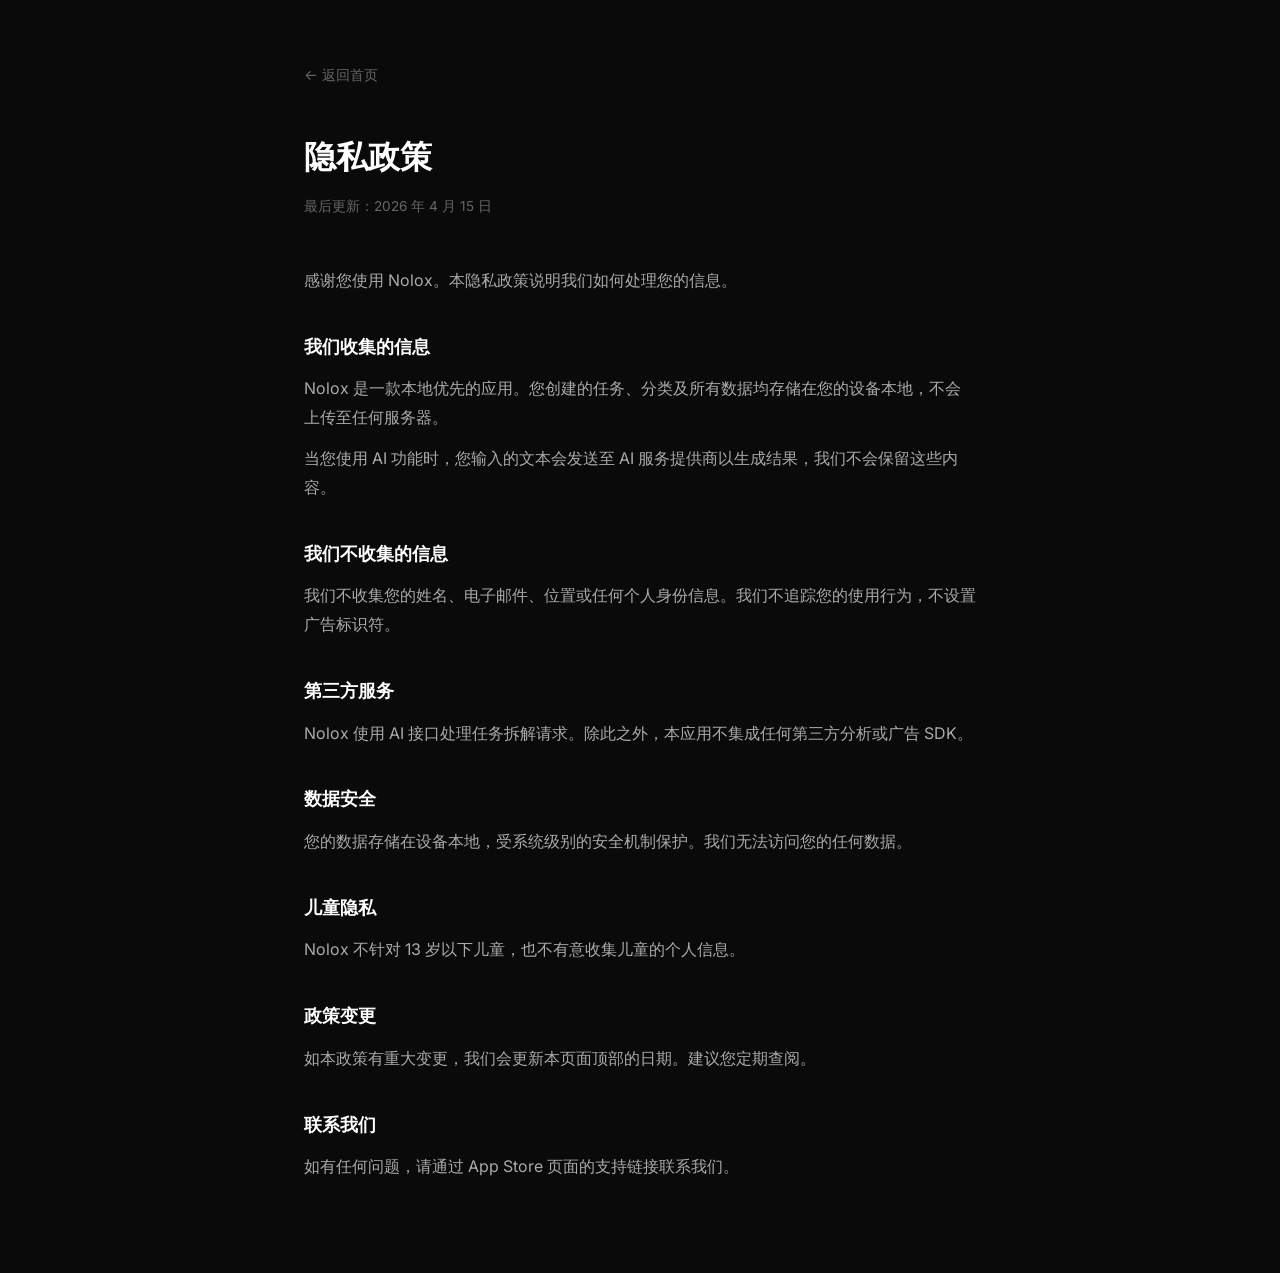
<file: privacy.html>
<!DOCTYPE html>
<html lang="zh-CN">
<head>
  <meta charset="UTF-8">
  <meta name="viewport" content="width=device-width, initial-scale=1.0">
  <title>隐私政策 - Nolox</title>
  <link rel="preconnect" href="https://fonts.googleapis.com">
  <link href="https://fonts.googleapis.com/css2?family=Inter:wght@300;400;600&display=swap" rel="stylesheet">
  <style>
    * { box-sizing: border-box; margin: 0; padding: 0; }
    body { font-family: 'Inter', sans-serif; background: #0a0a0a; color: #e0e0e0; line-height: 1.8; }
    .container { max-width: 720px; margin: 0 auto; padding: 60px 24px 80px; }
    h1 { font-size: 2rem; font-weight: 600; color: #fff; margin-bottom: 8px; }
    .meta { font-size: 0.85rem; color: #666; margin-bottom: 48px; }
    h2 { font-size: 1.1rem; font-weight: 600; color: #fff; margin: 36px 0 12px; }
    p { color: #aaa; margin-bottom: 12px; }
    a { color: #fff; }
    .back { display: inline-block; margin-bottom: 40px; color: #666; text-decoration: none; font-size: 0.9rem; }
    .back:hover { color: #fff; }
  </style>
</head>
<body>
  <div class="container">
    <a href="/" class="back">← 返回首页</a>
    <h1>隐私政策</h1>
    <p class="meta">最后更新：2026 年 4 月 15 日</p>

    <p>感谢您使用 Nolox。本隐私政策说明我们如何处理您的信息。</p>

    <h2>我们收集的信息</h2>
    <p>Nolox 是一款本地优先的应用。您创建的任务、分类及所有数据均存储在您的设备本地，不会上传至任何服务器。</p>
    <p>当您使用 AI 功能时，您输入的文本会发送至 AI 服务提供商以生成结果，我们不会保留这些内容。</p>

    <h2>我们不收集的信息</h2>
    <p>我们不收集您的姓名、电子邮件、位置或任何个人身份信息。我们不追踪您的使用行为，不设置广告标识符。</p>

    <h2>第三方服务</h2>
    <p>Nolox 使用 AI 接口处理任务拆解请求。除此之外，本应用不集成任何第三方分析或广告 SDK。</p>

    <h2>数据安全</h2>
    <p>您的数据存储在设备本地，受系统级别的安全机制保护。我们无法访问您的任何数据。</p>

    <h2>儿童隐私</h2>
    <p>Nolox 不针对 13 岁以下儿童，也不有意收集儿童的个人信息。</p>

    <h2>政策变更</h2>
    <p>如本政策有重大变更，我们会更新本页面顶部的日期。建议您定期查阅。</p>

    <h2>联系我们</h2>
    <p>如有任何问题，请通过 App Store 页面的支持链接联系我们。</p>
  </div>
</body>
</html>
</file>
